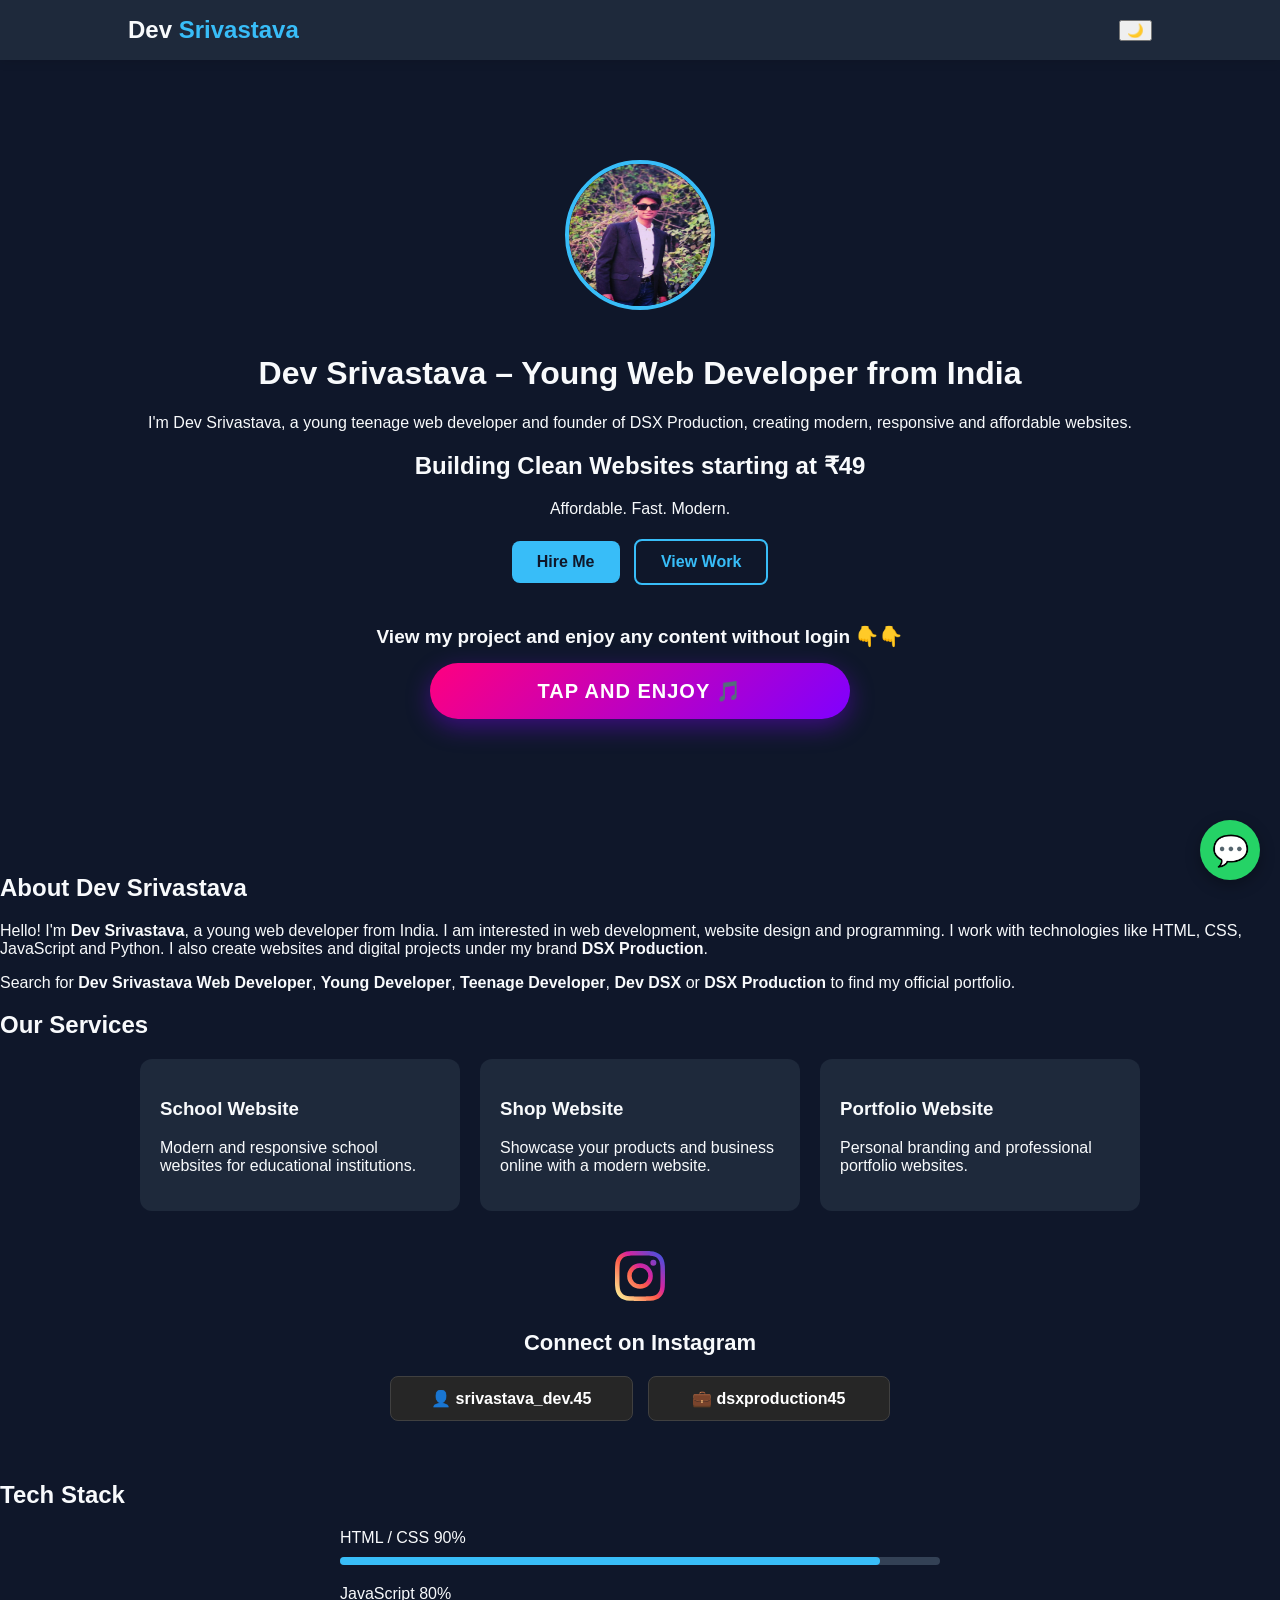
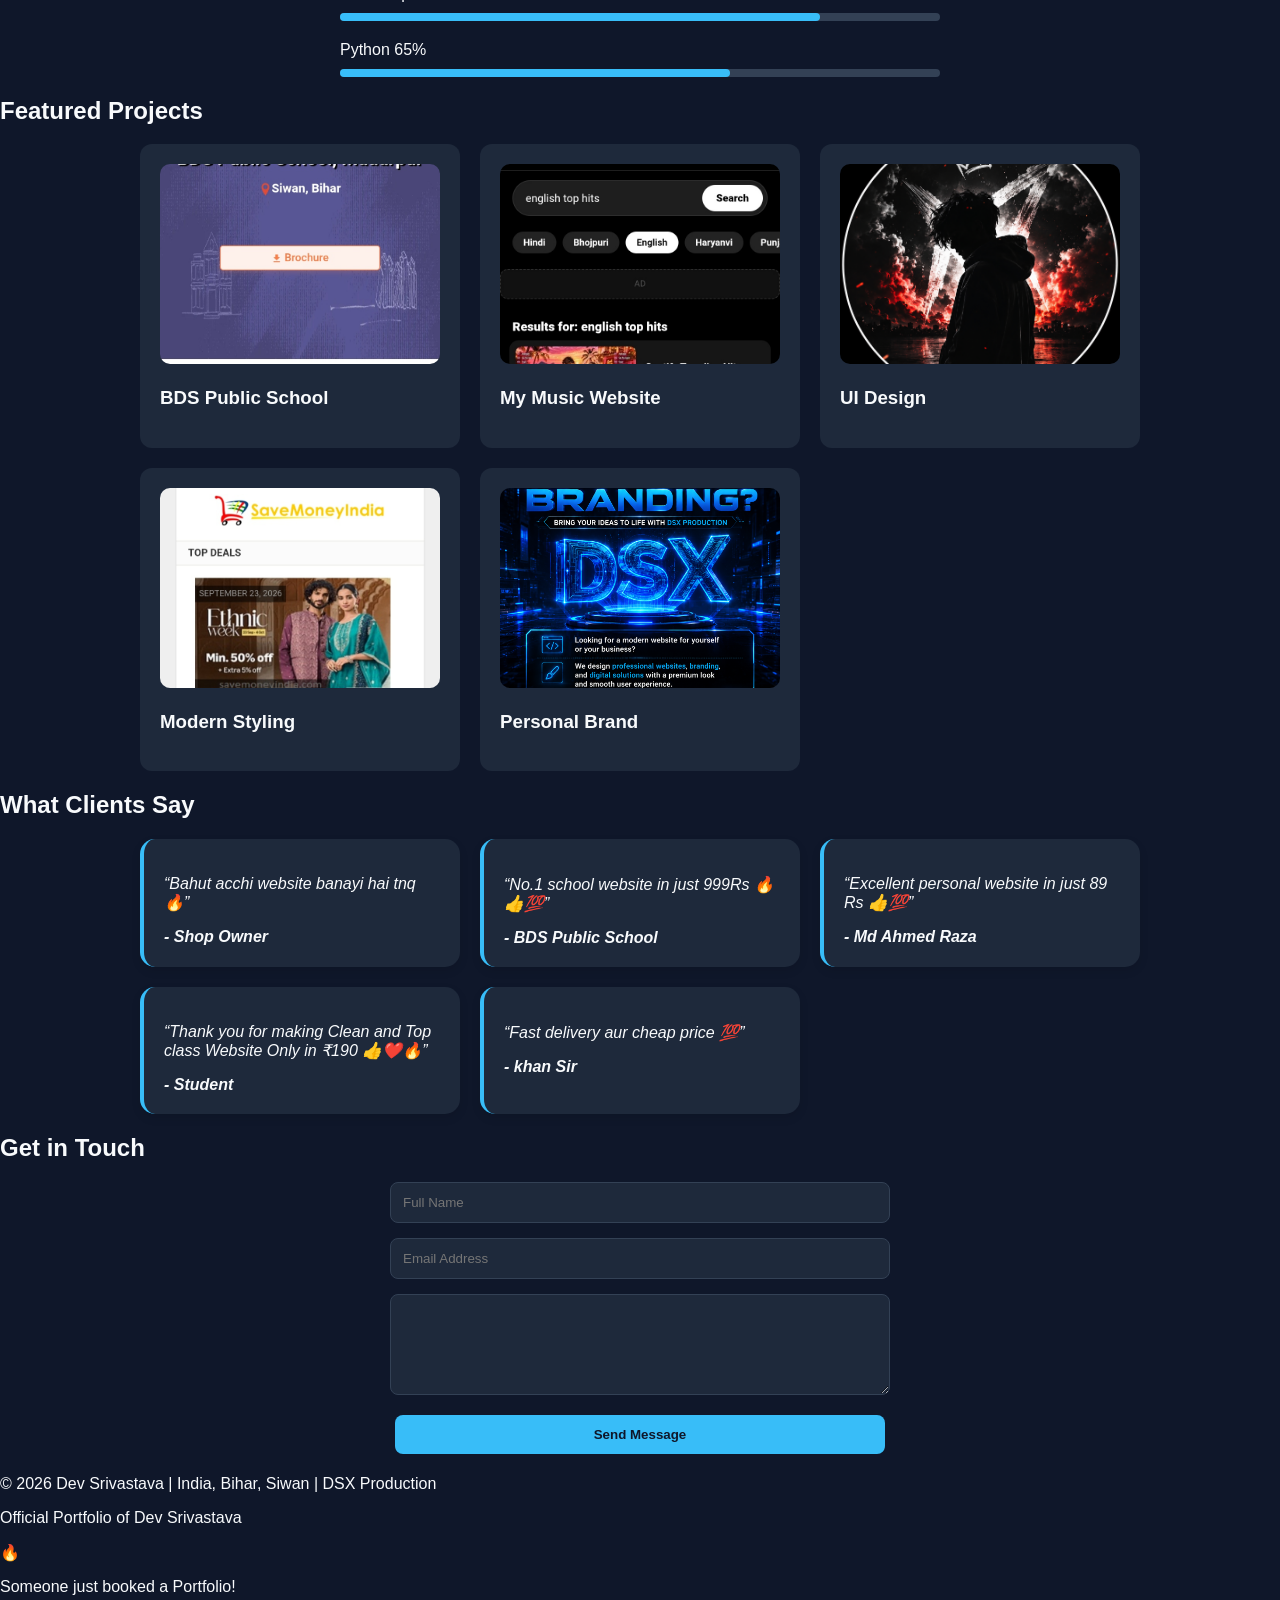
<file: index.html>
<!DOCTYPE html>
<html lang="en">

<head>
    <meta charset="UTF-8">

    <meta name="viewport" content="width=device-width, initial-scale=1.0">

    <!-- ================= SEO ================= -->

    <title>
        Dev Srivastava | Web Developer | Young & Teenage Developer from India
    </title>

    <meta name="title"
        content="Dev Srivastava | Web Developer | Young & Teenage Developer from India">

    <meta name="description"
        content="Official website of Dev Srivastava, a young teenage web developer from India and founder of DSX Production. Explore web development projects, portfolio, services and technology skills.">

    <meta name="keywords"
        content="Dev Srivastava, Dev, Dev Srivastava Web Developer, Dev Web Developer, Dev Srivastava Developer, Young Developer, Teenage Developer, Young Web Developer, Teenage Web Developer, Student Web Developer, Indian Web Developer, Web Developer India, Frontend Developer, HTML CSS JavaScript Developer, Python Developer, DSX Production, DSX-Production, DSXProduction, dsxproduction45, Dev DSX, DSX Developer, DSX Production Web Developer, Dev Srivastava Portfolio">

    <meta name="author" content="Dev Srivastava">

    <!-- Search Engine Instructions -->
    <meta name="robots" content="index, follow">
    <meta name="googlebot" content="index, follow">

    <!-- Canonical URL -->
    <link rel="canonical"
        href="https://devsrivastava45.github.io/Dev-web/">

    <!-- ================= OPEN GRAPH ================= -->

    <meta property="og:type" content="website">

    <meta property="og:title"
        content="Dev Srivastava | Young Web Developer">

    <meta property="og:description"
        content="Official portfolio of Dev Srivastava, a young web developer from India and founder of DSX Production.">

    <meta property="og:url"
        content="https://devsrivastava45.github.io/Dev-web/">

    <meta property="og:image" content="https://devsrivastava45.github.io/Dev-web/mypic.jpg">

<link rel="icon" type="image/jpeg" href="mypic.jpg">

    <!-- ================= THEME ================= -->

    <meta name="theme-color" content="#0f172a">

    <!-- Favicon -->
    <link rel="icon"
        type="image/jpeg"
        href="mypic.jpg">

    <!-- CSS -->
    <link rel="stylesheet"
        href="style.css">

    <!-- ================= PERSON STRUCTURED DATA ================= -->

    <script type="application/ld+json">
    {
        "@context": "https://schema.org",
        "@type": "Person",

        "name": "Dev Srivastava",

        "url": "https://devsrivastava45.github.io/Dev-web/",

        "jobTitle": "Web Developer",

        "description": "Dev Srivastava is a young teenage web developer from India and founder of DSX Production.",

        "knowsAbout": [
            "Web Development",
            "HTML",
            "CSS",
            "JavaScript",
            "Python",
            "Frontend Development",
            "Website Design"
        ],

        "brand": {
            "@type": "Brand",
            "name": "DSX Production"
        }
    }
    </script>

</head>


<body>

    <!-- ================= LOADING SCREEN ================= -->

    <div class="loader" id="loader">

        <div class="spinner"></div>

        <p>
            Loading Dev Srivastava's Portfolio...
        </p>

    </div>


    <!-- ================= NAVIGATION ================= -->

    <nav>

        <div class="logo">
            Dev <span>Srivastava</span>
        </div>

        <button
            class="theme-toggle"
            onclick="toggleTheme()"
            id="themeBtn">

            🌙

        </button>

    </nav>


    <!-- ================= HERO ================= -->

    <header class="hero animate">

        <img
            src="mypic.jpg"
            alt="Dev Srivastava - from India, Founder of DSX Production"
            class="profile-pic">


        <h1>
            Dev Srivastava – Young Web Developer from India
        </h1>


        <p>
            I'm Dev Srivastava, a young teenage web developer and
            founder of DSX Production, creating modern, responsive
            and affordable websites.
        </p>


        <h2>
            Building Clean Websites starting at <span>₹49</span>
        </h2>


        <p>
            Affordable. Fast. Modern.
        </p>


        <div class="hero-btns">

            <a
                class="btn primary"
                href="https://wa.me/918368283753">

                Hire Me

            </a>


            <a
                class="btn secondary"
                href="#projects">

                View Work

            </a>
            
        </div>
        
    <!-- ================= ATTRACTIVE MUSIC BUTTON ================= -->
<div style="text-align: center; margin-top: 35px; margin-bottom: 35px; padding: 0 15px;">
    <p style="font-size: 19px; font-weight: bold; margin-bottom: 15px;">
        View my project and enjoy any content without login 👇👇
    </p>
    <a href="https://netlify.app" target="_blank" class="attractive-music-btn">
        Tap and Enjoy 🎵
    </a>
</div>

<style>
.attractive-music-btn {
    display: block;
    max-width: 420px;
    margin: 0 auto;
    padding: 16px 32px;
    font-size: 20px;
    font-weight: 800;
    text-transform: uppercase;
    letter-spacing: 1px;
    text-align: center;
    text-decoration: none;
    color: #ffffff !important;
    background: linear-gradient(135deg, #ff007f, #7f00ff, #00f0ff);
    background-size: 200% 200%;
    animation: glowGradient 4s ease infinite;
    border-radius: 50px;
    box-shadow: 0 8px 25px rgba(127, 0, 255, 0.4);
    transition: all 0.3s ease;
    cursor: pointer;
}
.attractive-music-btn:hover {
    transform: scale(1.05);
    box-shadow: 0 12px 35px rgba(255, 0, 127, 0.6);
}
@keyframes glowGradient {
    0% { background-position: 0% 50%; }
    50% { background-position: 100% 50%; }
    100% { background-position: 0% 50%; }
}
</style>
        
        

    </header>


    <!-- ================= ABOUT ================= -->

    <section class="section animate">

        <h2>
            About Dev Srivastava
        </h2>


        <p>

            Hello! I'm <strong>Dev Srivastava</strong>,
            a young web developer from India.

            I am interested in web development, website design
            and programming. I work with technologies like
            HTML, CSS, JavaScript and Python.

            I also create websites and digital projects under
            my brand <strong>DSX Production</strong>.

        </p>


        <p>

            Search for
            <strong>Dev Srivastava Web Developer</strong>,
            <strong>Young Developer</strong>,
            <strong>Teenage Developer</strong>,
            <strong>Dev DSX</strong> or
            <strong>DSX Production</strong>
            to find my official portfolio.

        </p>

    </section>


    <!-- ================= SERVICES ================= -->

    <section class="section animate">

        <h2>
            Our Services
        </h2>


        <div class="grid">

            <div class="card">

                <h3>
                    School Website
                </h3>

                <p>
                    Modern and responsive school websites
                    for educational institutions.
                </p>

            </div>


            <div class="card">

                <h3>
                    Shop Website
                </h3>

                <p>
                    Showcase your products and business
                    online with a modern website.
                </p>

            </div>


            <div class="card">

                <h3>
                    Portfolio Website
                </h3>

                <p>
                    Personal branding and professional
                    portfolio websites.
                </p>

            </div>

        </div>

    </section>

    <!-- ================= INSTAGRAM SECTION ================= -->
<section class="section animate" style="text-align: center; padding: 40px 20px;">
    <div style="margin-bottom: 25px;">
        <!-- Official Instagram SVG Logo -->
        <svg viewBox="0 0 24 24" width="50" height="50" style="fill: url(#instaGradient); display: inline-block;">
            <defs>
                <linearGradient id="instaGradient" x1="0%" y1="100%" x2="100%" y2="0%">
                    <stop offset="0%" stop-color="#fdf497" />
                    <stop offset="5%" stop-color="#fdf497" />
                    <stop offset="45%" stop-color="#fd5949" />
                    <stop offset="60%" stop-color="#d6249f" />
                    <stop offset="100%" stop-color="#285AEB" />
                </linearGradient>
            </defs>
            <path d="M12 2.163c3.204 0 3.584.012 4.85.07 3.252.148 4.771 1.691 4.919 4.919.058 1.265.069 1.645.069 4.849 0 3.205-.012 3.584-.069 4.849-.149 3.225-1.664 4.771-4.919 4.919-1.266.058-1.644.07-4.85.07-3.204 0-3.584-.012-4.849-.07-3.26-.149-4.771-1.699-4.919-4.92-.058-1.265-.07-1.644-.07-4.849 0-3.204.013-3.583.07-4.849.149-3.227 1.664-4.771 4.919-4.919 1.266-.057 1.645-.069 4.849-.069zM12 0C8.741 0 8.333.014 7.053.072 2.695.272.273 2.69.073 7.051.014 8.333 0 8.741 0 12c0 3.259.014 3.668.072 4.948.2 4.358 2.618 6.78 6.98 6.98 1.281.058 1.689.072 4.948.072 3.259 0 3.668-.014 4.948-.072 4.354-.2 6.782-2.618 6.979-6.98.059-1.28.073-1.689.073-4.948 0-3.259-.014-3.667-.072-4.947-.196-4.354-2.617-6.78-6.979-6.98C15.668.014 15.259 0 12 0zm0 5.838a6.162 6.162 0 100 12.324 6.162 6.162 0 000-12.324zM12 16a4 4 0 110-8 4 4 0 010 8zm6.406-11.845a1.44 1.44 0 100 2.881 1.44 1.44 0 000-2.881z"/>
        </svg>
    </div>
    
    <h3 style="font-size: 22px; font-weight: bold; margin-bottom: 20px; color: inherit;">Connect on Instagram</h3>
    
    <div style="display: flex; flex-wrap: wrap; justify-content: center; gap: 15px; max-width: 500px; margin: 0 auto;">
        <!-- Personal ID -->
        <a href="https://instagram.com" target="_blank" class="insta-btn">
            👤 srivastava_dev.45
        </a>
        <!-- Brand ID -->
        <a href="https://instagram.com" target="_blank" class="insta-btn">
            💼 dsxproduction45
        </a>
    </div>
</section>

<style>
.insta-btn {
    flex: 1;
    min-width: 200px;
    padding: 12px 20px;
    font-size: 16px;
    font-weight: 600;
    text-decoration: none;
    color: #ffffff !important;
    background: #262626;
    border: 1px solid #404040;
    border-radius: 8px;
    transition: all 0.3s ease;
    text-align: center;
}
.insta-btn:hover {
    background: linear-gradient(45deg, #f09433, #e6683c, #dc2743, #cc2366, #bc1888);
    border-color: transparent;
    transform: translateY(-3px);
    box-shadow: 0 5px 15px rgba(220, 39, 67, 0.4);
}
</style>
    

    <!-- ================= TECH STACK ================= -->

    <section class="section animate">

        <h2>
            Tech Stack
        </h2>


        <div class="skills-container">


            <div class="skill-item">

                <div class="skill-info">

                    <span>
                        HTML / CSS
                    </span>

                    <span>
                        90%
                    </span>

                </div>


                <div class="progress-bar">

                    <div
                        class="progress"
                        style="width: 90%;">

                    </div>

                </div>

            </div>


            <div class="skill-item">

                <div class="skill-info">

                    <span>
                        JavaScript
                    </span>

                    <span>
                        80%
                    </span>

                </div>


                <div class="progress-bar">

                    <div
                        class="progress"
                        style="width: 80%;">

                    </div>

                </div>

            </div>


            <div class="skill-item">

                <div class="skill-info">

                    <span>
                        Python
                    </span>

                    <span>
                        65%
                    </span>

                </div>


                <div class="progress-bar">

                    <div
                        class="progress"
                        style="width: 65%;">

                    </div>

                </div>

            </div>

        </div>

    </section>


    <!-- ================= PROJECTS ================= -->

    <section
        id="projects"
        class="section animate">


        <h2>
            Featured Projects
        </h2>


        <div class="grid project-gallery">


            <div class="card project-card">

                <img
                    src="project1.jpg"
                    alt="BDS Public School Website Project by Dev Srivastava">

                <h3>
                    BDS Public School
                </h3>

            </div>


            <div class="card project-card">

                <img
                    src="project2.jpg"
                    alt="E-Commerce Website Project by Dev Srivastava">

                <h3>
                    My Music Website
                </h3>

            </div>


            <div class="card project-card">

                <img
                    src="hero.jpg"
                    alt="Modern UI Design by Dev Srivastava">

                <h3>
                    UI Design
                </h3>

            </div>


            <div class="card project-card">

                <img
                    src="style.jpg"
                    alt="Modern Website Styling by DSX Production">

                <h3>
                    Modern Styling
                </h3>

            </div>


            <div class="card project-card">

                <img
                    src="profile.jpg"
                    alt="Personal Brand Website by Dev Srivastava">

                <h3>
                    Personal Brand
                </h3>

            </div>

        </div>

    </section>


    <!-- ================= REVIEWS ================= -->

    <section class="section animate">

        <h2>
            What Clients Say
        </h2>


        <div class="grid">


            <div class="review-card">

                <p>
                    “Bahut acchi website banayi hai tnq 🔥”
                </p>

                <b>
                    - Shop Owner
                </b>

            </div>


            <div class="review-card">

                <p>
                    “No.1 school website in just 999Rs 🔥👍💯”
                </p>

                <b>
                    - BDS Public School
                </b>

            </div>


            <div class="review-card">

                <p>
                    “Excellent personal website in just 89 Rs 👍💯”
                </p>

                <b>
                    - Md Ahmed Raza
                </b>

            </div>


            <div class="review-card">

                <p>
                    “Thank you for making Clean and Top class
                    Website Only in ₹190 👍❤️🔥”
                </p>

                <b>
                    - Student
                </b>

            </div>


            <div class="review-card">

                <p>
                    “Fast delivery aur cheap price 💯”
                </p>

                <b>
                    - khan Sir
                </b>

            </div>


        </div>

    </section>


    <!-- ================= CONTACT ================= -->

    <section class="section animate">

        <h2>
            Get in Touch
        </h2>


        <form
            action="https://formsubmit.co/dsxproduction45@gmail.com"
            method="POST">


            <input
                type="text"
                name="name"
                placeholder="Full Name"
                required>


            <input
                type="email"
                name="email"
                placeholder="Email Address"
                required>


            <textarea
                name="message"
                rows="5"
                placeholder="Tell me about your project...">

            </textarea>


            <button
                type="submit"
                class="btn primary">

                Send Message

            </button>


        </form>

    </section>


    <!-- ================= FOOTER ================= -->

    <footer>

        <p>
            © 2026 Dev Srivastava | India, Bihar, Siwan | DSX Production
        </p>

        <p>
            Official Portfolio of Dev Srivastava
        </p>

    </footer>


    <!-- ================= TRUST TOAST ================= -->

    <div
        id="trust-toast"
        class="toast">


        <span id="toast-emoji">
            🔥
        </span>


        <p id="toast-text">
            Someone just booked a Portfolio!
        </p>


    </div>


    <!-- ================= WHATSAPP ================= -->

    <a
        class="whatsapp-float"
        href="https://wa.me/918368283753">

        💬

    </a>


    <!-- ================= BACK TO TOP ================= -->

    <button
        id="backToTop"
        onclick="scrollToTop()">

        ↑

    </button>


    <!-- JavaScript -->

    <script src="script.js"></script>


</body>

</html>
</file>
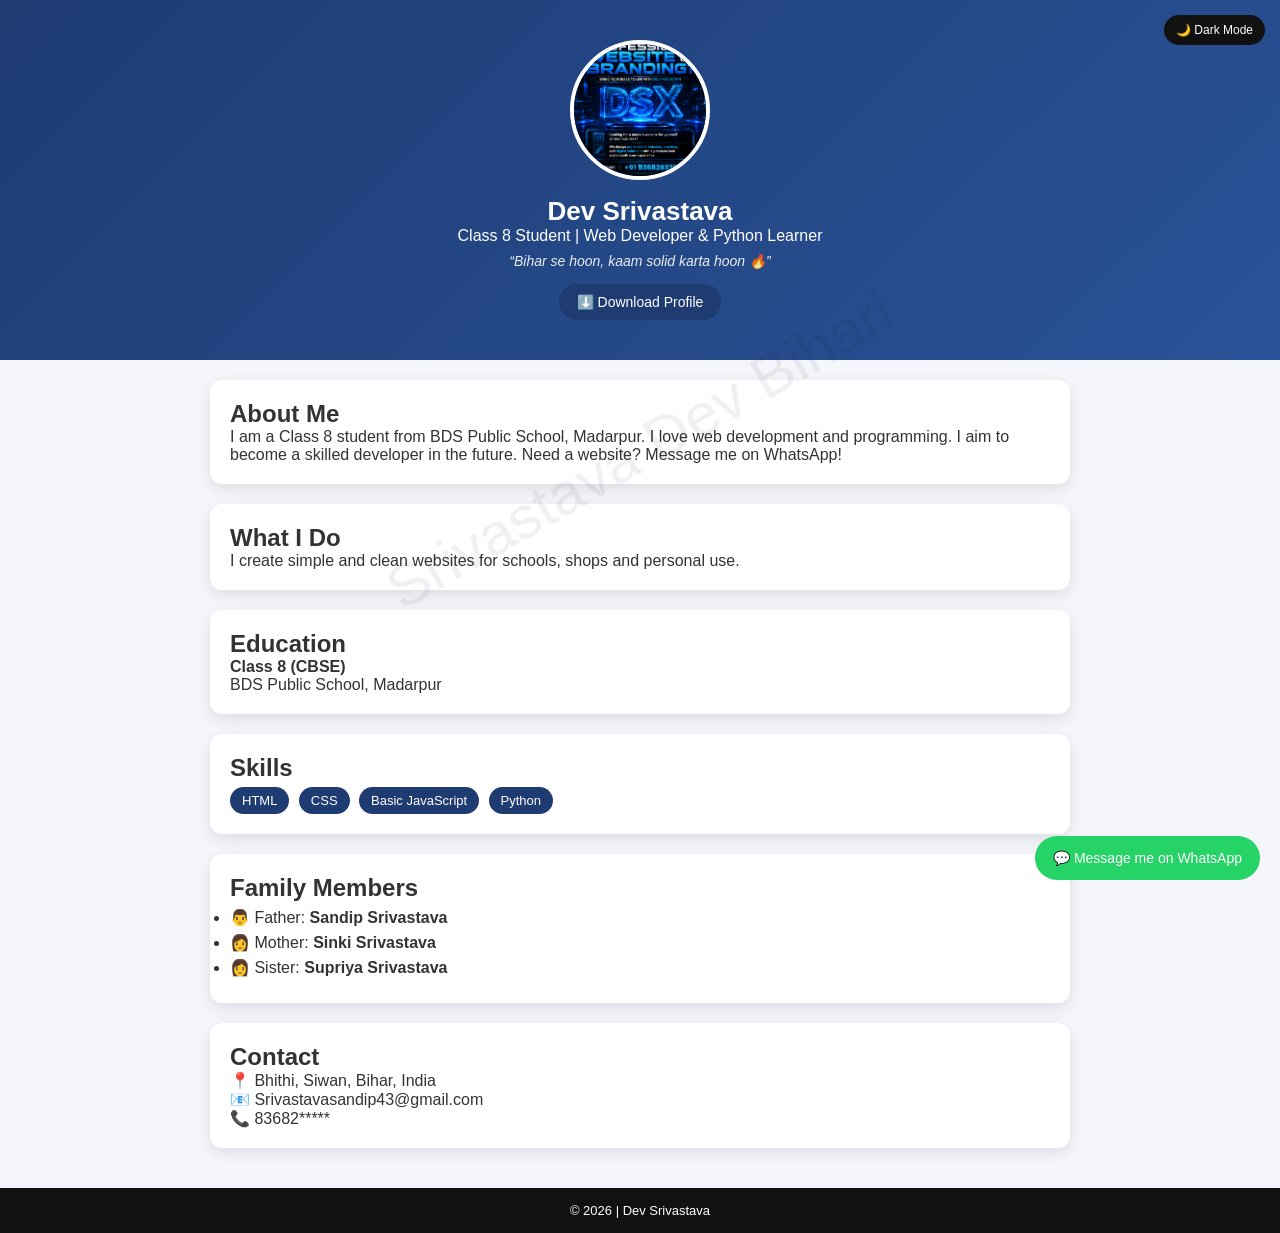
<file: indexweb.html>
<!DOCTYPE html>
<html lang="en">
<head>
<meta charset="UTF-8">
<meta name="description" content="Dev Srivastava,
Class 8 sstudent from Siwan Bihar. Web developer and python learner.
Personal website and portfolio.">
<meta name="keywords" content="Dev Srivastav, Dev Srivastava Siwan, Dev Srivastava
 Bihar, student web developer.">
<meta name="author" content="Dev Srivastava">

<style>
*{
    margin:0;
    padding:0;
    box-sizing:border-box;
    font-family: 'Segoe UI', sans-serif;
}

/* LIGHT MODE */
body{
    background:#f4f6fb;
    color:#333;
    transition:0.3s;
    position:relative;
}

/* DARK MODE */
body.dark{
    background:#0f172a;
    color:#e5e7eb;
}

/* WATERMARK */
body::before{
    content:"Srivastava Dev Bihari";
    position:fixed;
    top:50%;
    left:50%;
    transform:translate(-50%,-50%) rotate(-30deg);
    font-size:60px;
    color:rgba(0,0,0,0.06);
    pointer-events:none;
}
body.dark::before{
    color:rgba(255,255,255,0.06);
}

/* HEADER */
header{
    background:linear-gradient(135deg,#1e3c72,#2a5298);
    color:white;
    padding:40px 20px;
    text-align:center;
}

.profile-img{
    width:140px;
    height:140px;
    border-radius:50%;
    object-fit:cover;
    border:4px solid white;
    margin-bottom:12px;
}

header h1{
    font-size:26px;
}

.tagline{
    margin-top:8px;
    font-size:14px;
    font-style:italic;
    opacity:0.9;
}

/* BUTTONS */
.btn{
    display:inline-block;
    margin-top:15px;
    padding:10px 18px;
    background:#1e3c72;
    color:white;
    text-decoration:none;
    border-radius:25px;
    font-size:14px;
}

.toggle{
    position:fixed;
    top:15px;
    right:15px;
    background:#111;
    color:white;
    padding:8px 12px;
    border-radius:20px;
    cursor:pointer;
    font-size:12px;
    z-index:10;
}

/* MAIN */
.container{
    max-width:900px;
    margin:auto;
    padding:20px;
}

.card{
    background:white;
    padding:20px;
    margin-bottom:20px;
    border-radius:12px;
    box-shadow:0 5px 15px rgba(0,0,0,0.1);
}

body.dark .card{
    background:#1e293b;
}

/* SKILLS */
.skills span{
    display:inline-block;
    background:#1e3c72;
    color:white;
    padding:6px 12px;
    margin:5px 5px 0 0;
    border-radius:20px;
    font-size:13px;
}

/* FAMILY */
.family li{
    margin:6px 0;
}

/* FOOTER */
footer{
    background:#111;
    color:white;
    text-align:center;
    padding:15px;
    font-size:13px;
}

/* WHATSAPP BUTTON */
.whatsapp-btn{
    position:fixed;
    bottom:20px;
    right:20px;
    background:#25D366;
    color:white;
    padding:14px 18px;
    border-radius:50px;
    text-decoration:none;
    font-size:14px;
}

/* MOBILE */
@media(max-width:600px){
    header h1{font-size:22px;}
    body::before{font-size:35px;}
}
</style>
</head>

<body>

<!-- DARK MODE TOGGLE -->
<div class="toggle" onclick="toggleDark()">🌙 Dark Mode</div>

<header>
    <img src="profile.jpg" class="profile-img" alt="Dev Photo">
    <h1>Dev Srivastava</h1>
    <p>Class 8 Student | Web Developer & Python Learner</p>
    <div class="tagline">
        “Bihar se hoon, kaam solid karta hoon 🔥”
    </div>
    <a href="resume.pdf" class="btn" download>⬇️ Download Profile</a>
</header>

<div class="container">

    <div class="card">
        <h2>About Me</h2>
        <p>
            I am a Class 8 student from BDS Public School, Madarpur.
            I love web development and programming.
            I aim to become a skilled developer in the future.
	    Need a website? Message me on WhatsApp!
        </p>
    </div>

    <div class="card">
        <h2>What I Do</h2>
        <p>
            I create simple and clean websites for schools,
            shops and personal use.
        </p>
    </div>

    <div class="card">
        <h2>Education</h2>
        <p>
            <b>Class 8 (CBSE)</b><br>
            BDS Public School, Madarpur
        </p>
    </div>

    <div class="card">
        <h2>Skills</h2>
        <div class="skills">
            <span>HTML</span>
            <span>CSS</span>
            <span>Basic JavaScript</span>
            <span>Python</span>
        </div>
    </div>

    <div class="card">
        <h2>Family Members</h2>
        <ul class="family">
            <li>👨 Father: <b>Sandip Srivastava</b></li>
            <li>👩 Mother: <b>Sinki Srivastava</b></li>
            <li>👩 Sister: <b>Supriya Srivastava</b></li>
        </ul>
    </div>

    <div class="card">
        <h2>Contact</h2>
        <p>
            📍 Bhithi, Siwan, Bihar, India <br>
            📧 Srivastavasandip43@gmail.com <br>
            📞 83682*****
        </p>
    </div>

</div>

<footer>
    © 2026 | Dev Srivastava
</footer>

<a class="whatsapp-btn"
   href="https://wa.me/918368283753?text=Hello%20Dev,%20I%20want%20a%20website"
   target="_blank">
   💬 Message me on WhatsApp
</a>

<script>
function toggleDark(){
    document.body.classList.toggle("dark");
}
</script>

</body>
</html>
</file>
<file: style.css>
:root {
    --bg: #0f172a;
    --card: #1e293b;
    --text: #f8fafc;
    --accent: #38bdf8;
    --btn-text: #0f172a;
}

.light {
    --bg: #f1f5f9;
    --card: #ffffff;
    --text: #1e293b;
    --accent: #0284c7;
}

* { box-sizing: border-box; }
html { scroll-behavior: smooth; }

body {
    margin: 0;
    font-family: 'Inter', sans-serif;
    background: var(--bg);
    color: var(--text);
    transition: background 0.3s, color 0.3s;
}

nav {
    display: flex;
    justify-content: space-between;
    align-items: center;
    padding: 1rem 10%;
    background: var(--card);
    position: sticky;
    top: 0;
    z-index: 100;
    box-shadow: 0 2px 10px rgba(0,0,0,0.1);
}

.logo { font-size: 1.5rem; font-weight: bold; }
.logo span { color: var(--accent); }

.hero { text-align: center; padding: 100px 20px; }
.profile-pic { width: 150px; height: 150px; border-radius: 50%; border: 4px solid var(--accent); margin-bottom: 20px; }

.grid {
    display: grid;
    grid-template-columns: repeat(auto-fit, minmax(250px, 1fr));
    gap: 20px;
    max-width: 1000px;
    margin: auto;
}

.review-card {
    background: var(--card);
    padding: 20px;
    border-radius: 15px;
    border-left: 4px solid var(--accent);
    text-align: left;
    font-style: italic;
    box-shadow: 0 4px 10px rgba(0,0,0,0.1);
}

.project-card img {
    width: 100%;
    height: 200px;
    object-fit: cover; /* This makes different sized images look uniform */
    border-radius: 10px;
}

.card {
    background: var(--card);
    padding: 20px;
    border-radius: 12px;
    transition: 0.3s ease;
}

.card:hover { transform: translateY(-5px); box-shadow: 0 10px 20px rgba(0,0,0,0.2); }

.btn {
    padding: 12px 25px;
    border-radius: 8px;
    text-decoration: none;
    font-weight: 600;
    display: inline-block;
    margin: 5px;
    cursor: pointer;
    border: none;
}

.primary { background: var(--accent); color: var(--btn-text); }
.secondary { border: 2px solid var(--accent); color: var(--accent); background: transparent; }

.skills-container { max-width: 600px; margin: auto; text-align: left; }
.progress-bar { background: #334155; height: 8px; border-radius: 5px; margin: 10px 0 20px; }
.progress { background: var(--accent); height: 100%; border-radius: 5px; transition: 1s ease-in-out; }

form { max-width: 500px; margin: auto; display: flex; flex-direction: column; gap: 15px; }
input, textarea { padding: 12px; border-radius: 8px; border: 1px solid #334155; background: var(--card); color: var(--text); }

.whatsapp-float { position: fixed; bottom: 20px; right: 20px; background: #25d366; color: white; width: 60px; height: 60px; border-radius: 50%; display: flex; align-items: center; justify-content: center; font-size: 30px; text-decoration: none; z-index: 1000; box-shadow: 0 5px 15px rgba(0,0,0,0.3); }

#backToTop { position: fixed; bottom: 90px; right: 25px; display: none; background: var(--accent); border: none; padding: 10px 15px; border-radius: 5px; cursor: pointer; }

.animate { opacity: 0; transform: translateY(30px); transition: 0.8s ease-out; }
.show { opacity: 1; transform: translateY(0); }

#loader { position: fixed; inset: 0; background: #0f172a; display: flex; flex-direction: column; align-items: center; justify-content: center; z-index: 9999; }
.spinner { width: 40px; height: 40px; border: 4px solid #38bdf8; border-top-color: transparent; border-radius: 50%; animation: spin 1s linear infinite; }
@keyframes spin { to { transform: rotate(360deg); } }

.project-link-container {
    text-align: center;
    margin-top: 20px; /* बटन्स से दूरी बनाने के लिए */
    margin-bottom: 20px; /* नीचे वाले सेक्शन से दूरी बनाने के लिए */
}

.project-link {
    color: #38bdf8; /* आपकी थीम से मैच करता हुआ लाइट ब्लू कलर (आप चाहें तो बदल सकते हैं) */
    text-decoration: none;
    font-size: 16px;
    font-weight: 500;
    transition: color 0.3s ease;
}

.project-link:hover {
    color: #ffffff; /* माउस ले जाने पर लिंक सफेद हो जाएगा */
    text-decoration: underline; /* नीचे एक लाइन आ जाएगी */
                                                                                                                                                                                                                                                                                                }
</file>
